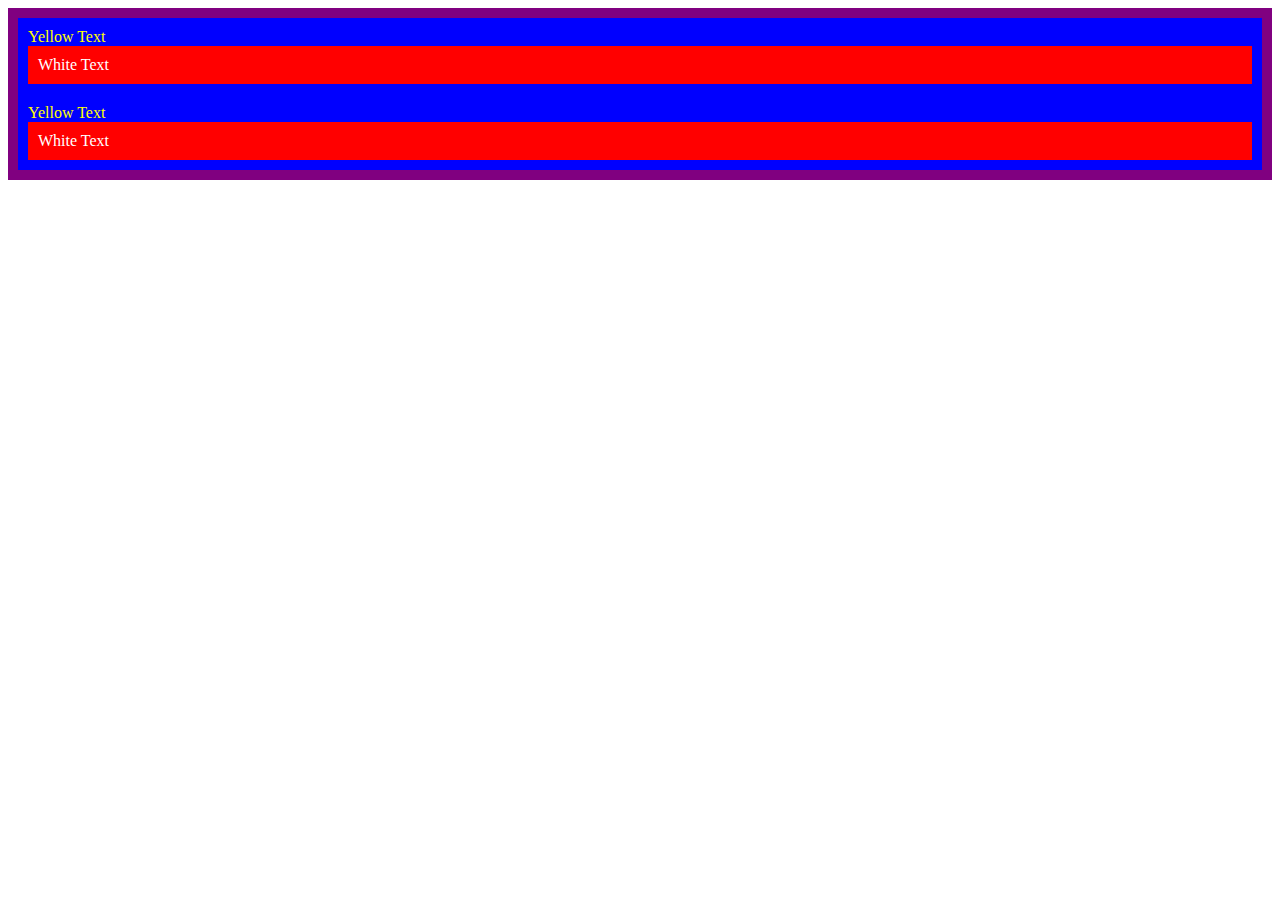
<file: Project5/index.html>
<!DOCTYPE html>
<html lang="en">

<head>
  <meta charset="UTF-8">
  <title>CSS Cascade</title>
  <link rel="stylesheet" href="./style.css">
</head>

<body>
  <div id="outer-box" class="box">
    <div class="box">
      <p>Yellow Text</p>
      <div class="box inner-box">
        <p class="white-text">White Text</p>
      </div>
    </div>
    <div class="box">
      <p>Yellow Text</p>
      <div class="box inner-box">
        <p class="white-text">White Text</p>
      </div>
    </div>
  </div>
</body>

</html>
</file>
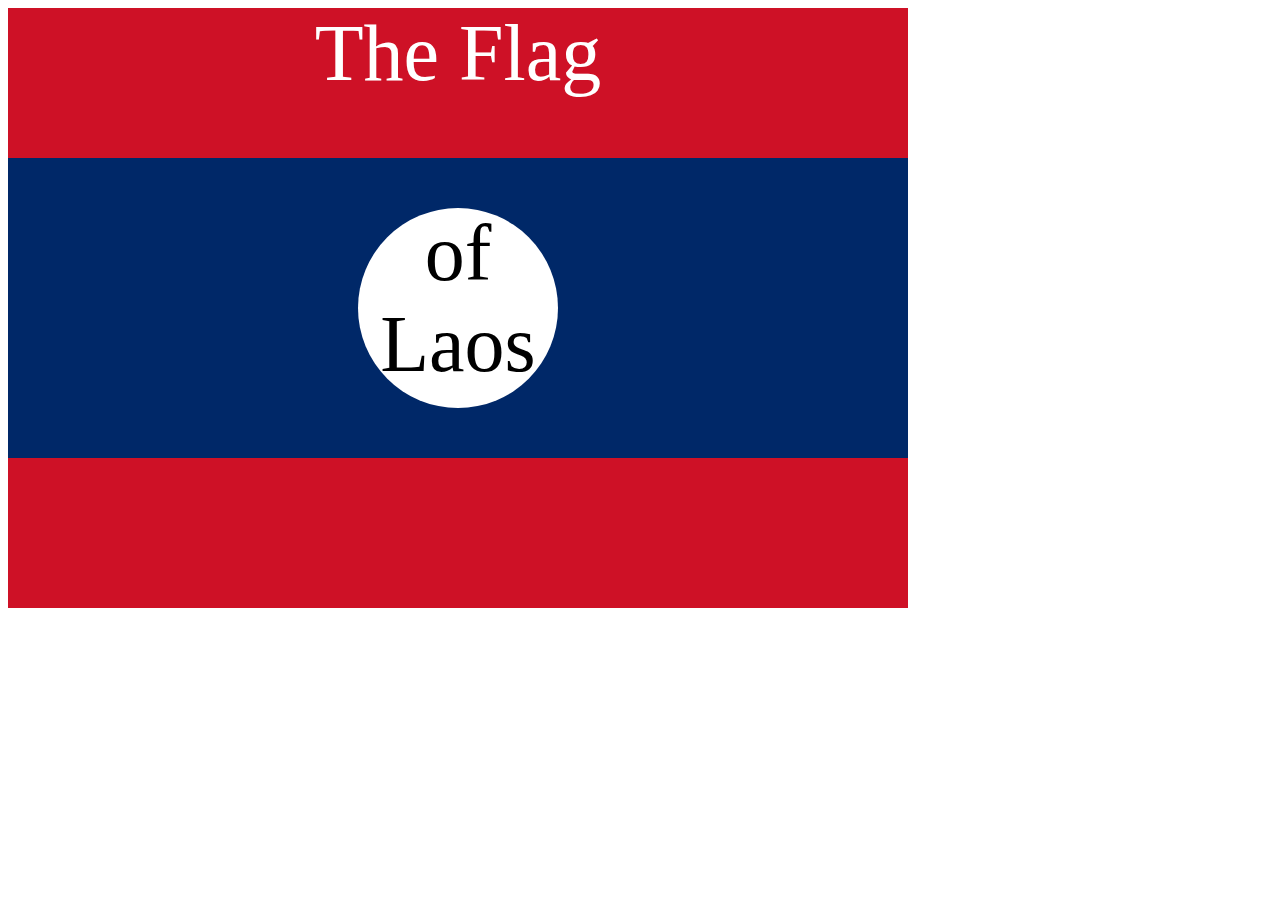
<file: Project6/index.html>
<!DOCTYPE html>
<html lang="en">

<head>
  <meta charset="UTF-8">
  <title>CSS Flag Project</title>
  <style>
    .flag{
      height:600px;
      width:900px;
      background-color: #ce1126; 
      position: relative; 
    }

    .flag > div{
      height:300px;
      width:100%;
      background-color: #002868;
      position: absolute;
      top: 150px;
    }

    .flag > div > div{
      width: 200px;
      height: 200px;
      background-color: white;
      border-radius: 50%;
      position: relative;
      top:50px;
      left: 350px
    }

    p {
      font-size: 5rem;
      color: white;
      text-align: center;
      padding: 0;
      margin: 0;
    }

    .flag>div div p {
      color: black;
    }

    /* Write your CSS Code here */
    
  </style>
</head>

<!-- 
  IMPORTANT! Do not change any HTML
Don't add any classes/ids/elements 
Use what you know about combining selectors 
and CSS specificity instead.
Hint 1: The flag is 900px by 600px and the circle is 200px by 200px.
Hint 2: You can use CSS inspection to get the colors from
https://appbrewery.github.io/flag-of-laos/
-->

<body>
  <div class="flag">
    <p>The Flag</p>
    <div>
      <div>
        <p>of Laos</p>
      </div>
    </div>
  </div>
</body>

</html>
</file>
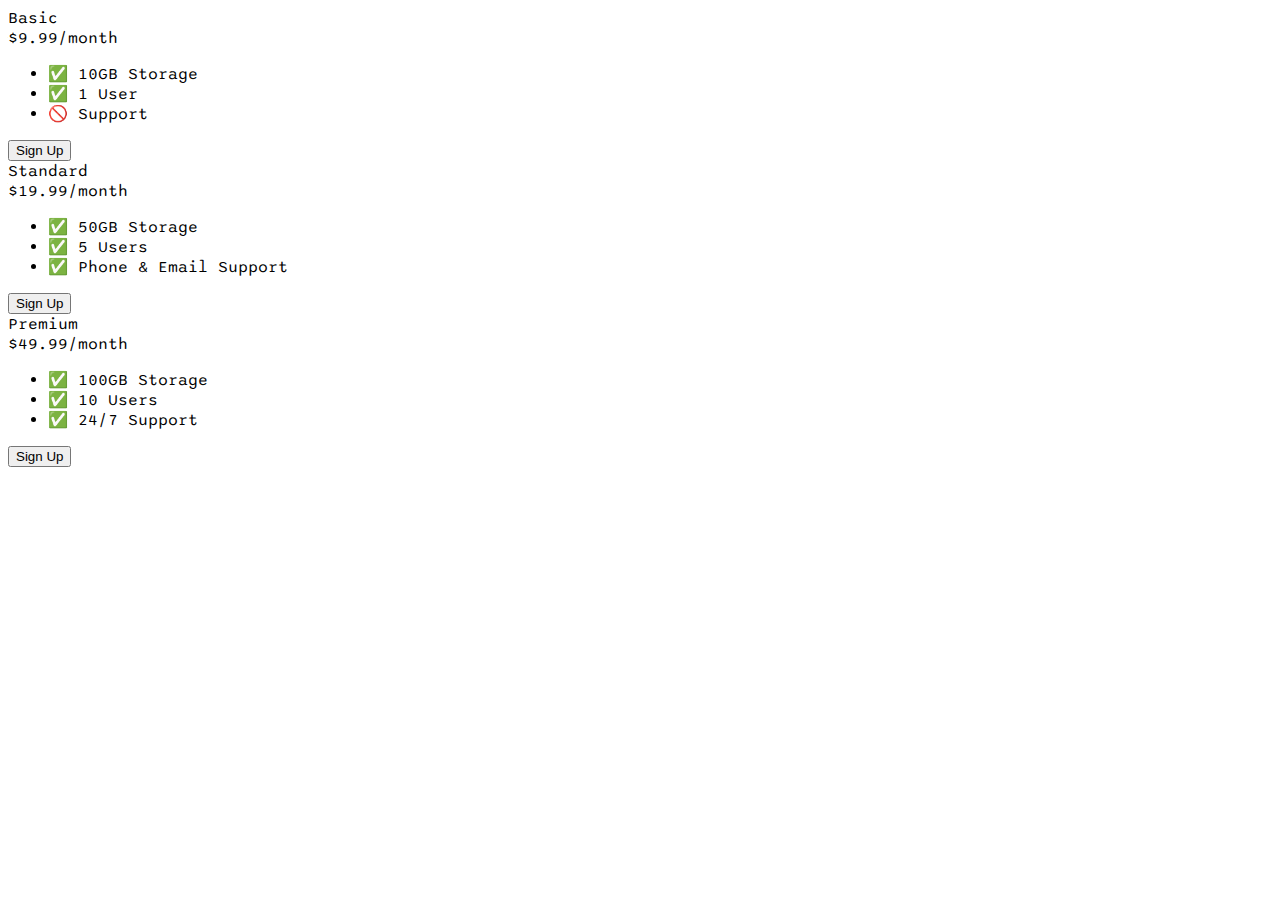
<file: Project8/index.html>
<!DOCTYPE html>
<html>

<head>
  <title>Flexbox Pricing Table</title>
  <link rel="preconnect" href="https://fonts.googleapis.com">
  <link rel="preconnect" href="https://fonts.gstatic.com" crossorigin>
  <link href="https://fonts.googleapis.com/css2?family=Sono:wght@400;700&display=swap" rel="stylesheet">
  <style>
    body {
      font-family: 'Sono', sans-serif;
    }

    /* Hint: What can you do with a media query and flexbox? */
    @media (max-width: 1250px) {

      
    }
    
  </style>
</head>

<body>
  <div class="pricing-container">
    <div class="pricing-plan">
      <div class="plan-title">Basic</div>
      <div class="plan-price">$9.99/month</div>
      <ul class="plan-features">
        <li>✅ 10GB Storage</li>
        <li>✅ 1 User</li>
        <li>🚫 Support</li>
      </ul>
      <button class="plan-button">Sign Up</a>
    </div>
    <div class="pricing-plan">
      <div class="plan-title">Standard</div>
      <div class="plan-price">$19.99/month</div>
      <ul class="plan-features">
        <li>✅ 50GB Storage</li>
        <li>✅ 5 Users</li>
        <li>✅ Phone &amp; Email Support</li>
      </ul>
      <button class="plan-button">Sign Up</a>
    </div>
    <div class="pricing-plan">
      <div class="plan-title">Premium</div>
      <div class="plan-price">$49.99/month</div>
      <ul class="plan-features">
        <li>✅ 100GB Storage</li>
        <li>✅ 10 Users</li>
        <li>✅ 24/7 Support</li>
      </ul>
      <button class="plan-button">Sign Up</a>
    </div>
  </div>

</body>

</html>
</file>
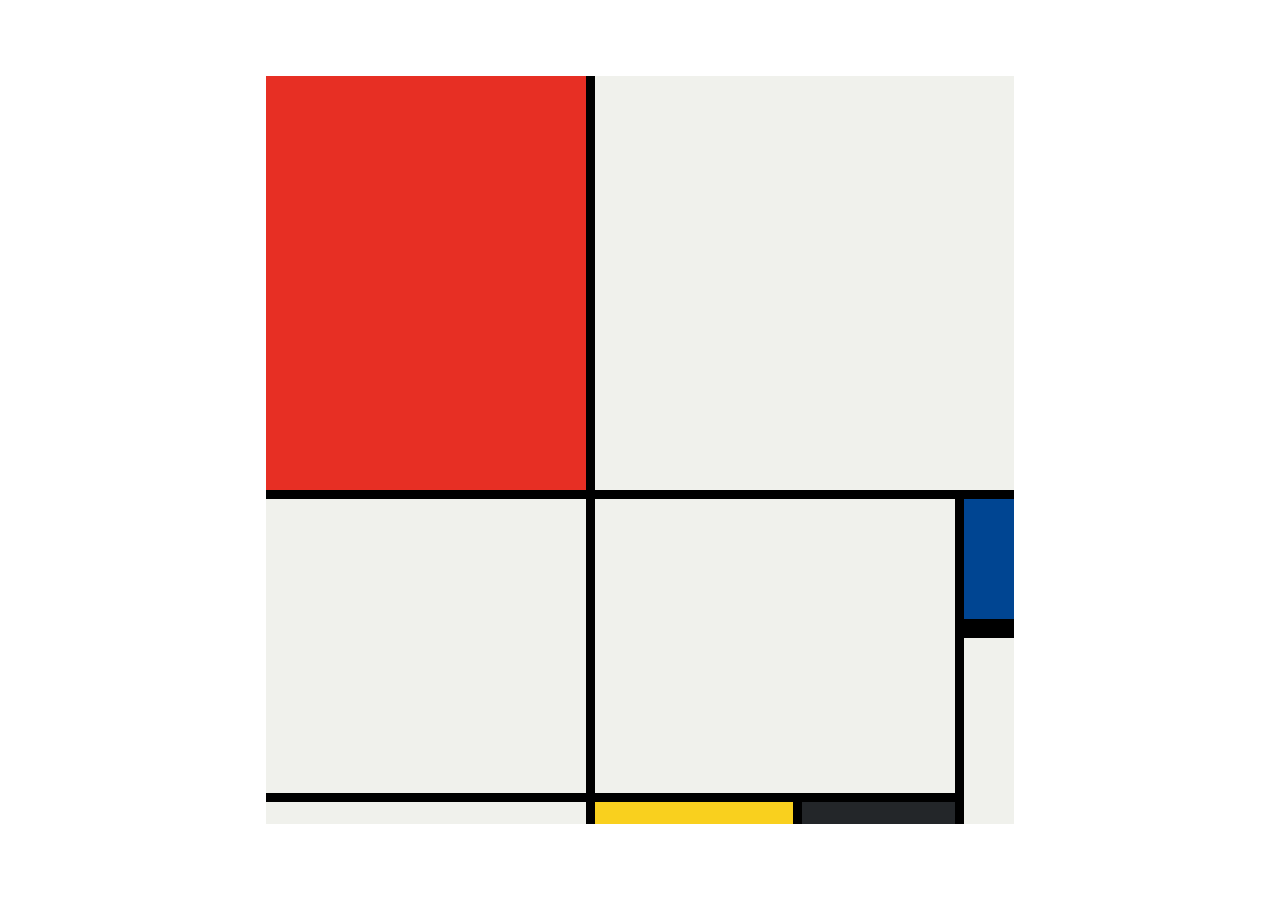
<file: Project9/index.html>
<!DOCTYPE html>
<html lang="en">

<head>
  <meta charset="UTF-8">
  <meta name="viewport" content="width=device-width, initial-scale=1.0">
  <title>Mondrian Project</title>
  <style>
    /* 
    Write your CSS here 
    Line Colour: #000
    White: #F0F1EC
    Red: #E72F24
    Black: #232629
    Blue: #004592
    Yellow: #F9D01E
    */
    body {
      display: flex;
      justify-content: center;
      align-items: center;
      height: 100vh;
      margin: 0;
      padding: 0;
    }

    .container {
      height: 748px;
      width: 748px;
      display: grid;
      background-color: #000;
      grid-template-columns: 320px 198px 153px 50px;
      grid-template-rows: 414px 130px 155px 22px;
      gap: 9px;
    }

    .item {
      background-color: #F0F1EC;
    }

    .red {
      background-color: #E72F24;
    }

    .white1 {
      grid-column: span 3;
    }

    .white2 {
      grid-row: span 2;
    }

    .white3 {
      grid-area: 2 / 2 / 4 /4
    }

    .blue {
      background-color: #004592;
      border-bottom: 10px solid #000;
    }

    .white4 {
      grid-row: span 2;
    }

    .yellow {
      background-color: #F9D01E;
    }

    .black {
      background-color: #232629;
    }
  </style>
</head>

<body>
  <!-- Write your HTML here -->

  <div class="container">
    <div class="item red"></div>
    <div class="item white1"></div>
    <div class="item white2"></div>
    <div class="item white3"></div>

    <div class="item blue"></div>
    <div class="item white4"></div>

    <div class="item"></div>
    <div class="item yellow"></div>
    <div class="item black"></div>
  </div>
</body>

</html>
</file>
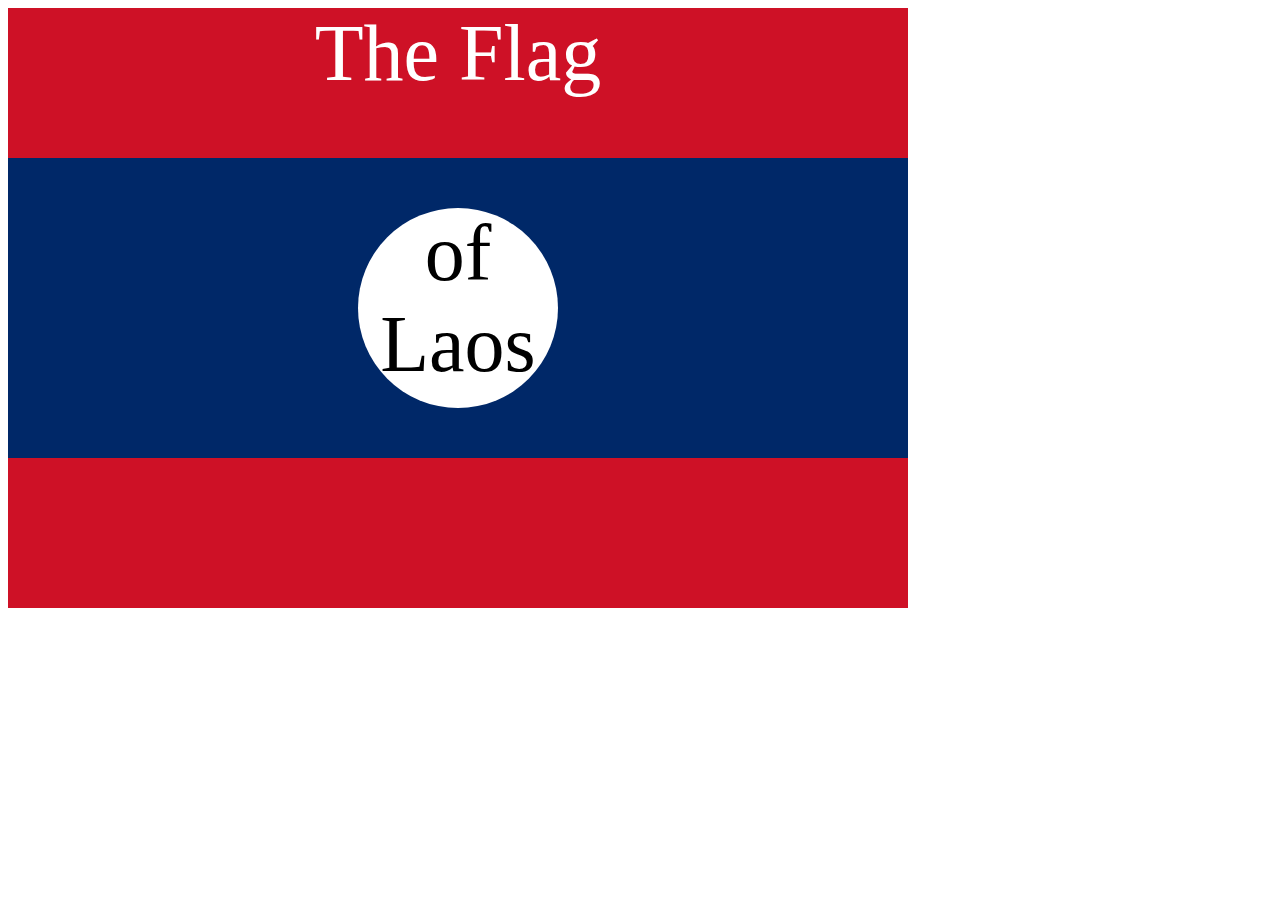
<file: Project6/solution.html>
<!DOCTYPE html>
<html lang="en">

<head>
  <meta charset="UTF-8">
  <title>CSS Flag Project</title>
  <style>
    .flag {
      width: 900px;
      height: 600px;
      position: relative;
      background-color: #CE1126;

    }

    .flag > div {
      background-color: #002868;
      height: 300px;
      width: 100%;
      position: absolute;
      top: 150px;
    }

    .flag > div > div {
      background-color: white;
      position: absolute;

      height: 200px;
      width: 200px;
      border-radius: 50%;
      top: 50px;
      left: 350px;
    }

    p {
      font-size: 5rem;
      color: white;
      text-align: center;
      padding: 0;
      margin: 0;
    }

    .flag>div div p {
      color: black;
    }
  </style>
</head>

<body>
  <div class="flag">
    <p>The Flag</p>
    <div>
      <div>
        <p>of Laos</p>
      </div>
    </div>
  </div>
</body>

</html>
</file>
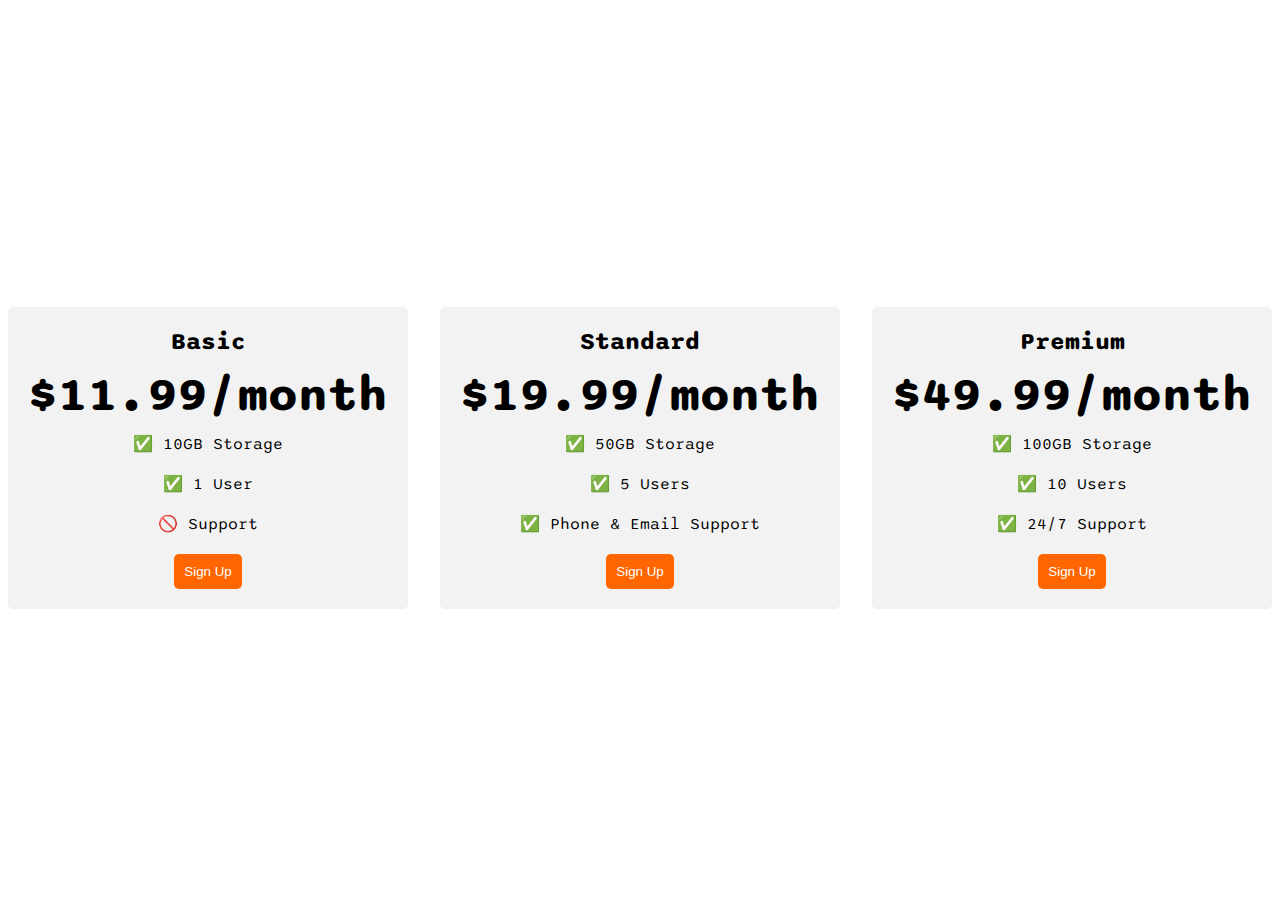
<file: Project8/solution.html>
<!DOCTYPE html>
<html>

<head>
  <title>Flexbox Pricing Table</title>
  <link rel="preconnect" href="https://fonts.googleapis.com">
  <link rel="preconnect" href="https://fonts.gstatic.com" crossorigin>
  <link href="https://fonts.googleapis.com/css2?family=Sono:wght@400;700&display=swap" rel="stylesheet">
  <style>
    body {
      font-family: 'Sono', sans-serif;
    }

    .pricing-container {
      display: flex;
      justify-content: center;
      align-items: center;
      height: 100vh;
      gap: 2rem;
    }

    .pricing-plan {
      flex: 1;
      max-width: 400px;
      padding: 20px;
      background-color: #f2f2f2;
      border-radius: 5px;
      text-align: center;
    }

    .plan-title {
      font-size: 24px;
      font-weight: bold;
      margin-bottom: 10px;
    }

    .plan-price {
      font-size: 48px;
      font-weight: bold;
      margin-bottom: 10px;
    }

    .plan-features {
      list-style: none;
      padding: 0;
      margin: 0;
    }

    .plan-features li {
      margin-bottom: 20px;
    }

    .plan-button {
      padding: 10px;
      background-color: #ff6600;
      color: #fff;
      border-radius: 5px;
      border: none;
    }

    @media (max-width: 1250px) {
      .pricing-container {
        flex-direction: column;
        height: 100%;
      }
    }
  </style>
</head>

<body>
  <div class="pricing-container">
    <div class="pricing-plan">
      <div class="plan-title">Basic</div>
      <div class="plan-price">$11.99/month</div>
      <ul class="plan-features">
        <li>✅ 10GB Storage</li>
        <li>✅ 1 User</li>
        <li>🚫 Support</li>
      </ul>
      <button class="plan-button">Sign Up</a>
    </div>
    <div class="pricing-plan">
      <div class="plan-title">Standard</div>
      <div class="plan-price">$19.99/month</div>
      <ul class="plan-features">
        <li>✅ 50GB Storage</li>
        <li>✅ 5 Users</li>
        <li>✅ Phone &amp; Email Support</li>
      </ul>
      <button class="plan-button">Sign Up</a>
    </div>
    <div class="pricing-plan">
      <div class="plan-title">Premium</div>
      <div class="plan-price">$49.99/month</div>
      <ul class="plan-features">
        <li>✅ 100GB Storage</li>
        <li>✅ 10 Users</li>
        <li>✅ 24/7 Support</li>
      </ul>
      <button class="plan-button">Sign Up</a>
    </div>
  </div>

</body>

</html>
</file>
<file: Project5/style.css>
/* Don't change the existing CSS. */

#outer-box{
  background-color: purple;
}

.box {
  background-color: blue;
  padding: 10px;
}

p {
  color: yellow;
  margin: 0;
  padding: 0;
}

.inner-box{
  background-color: red;
}

.white-text{
  color:white
}
</file>
